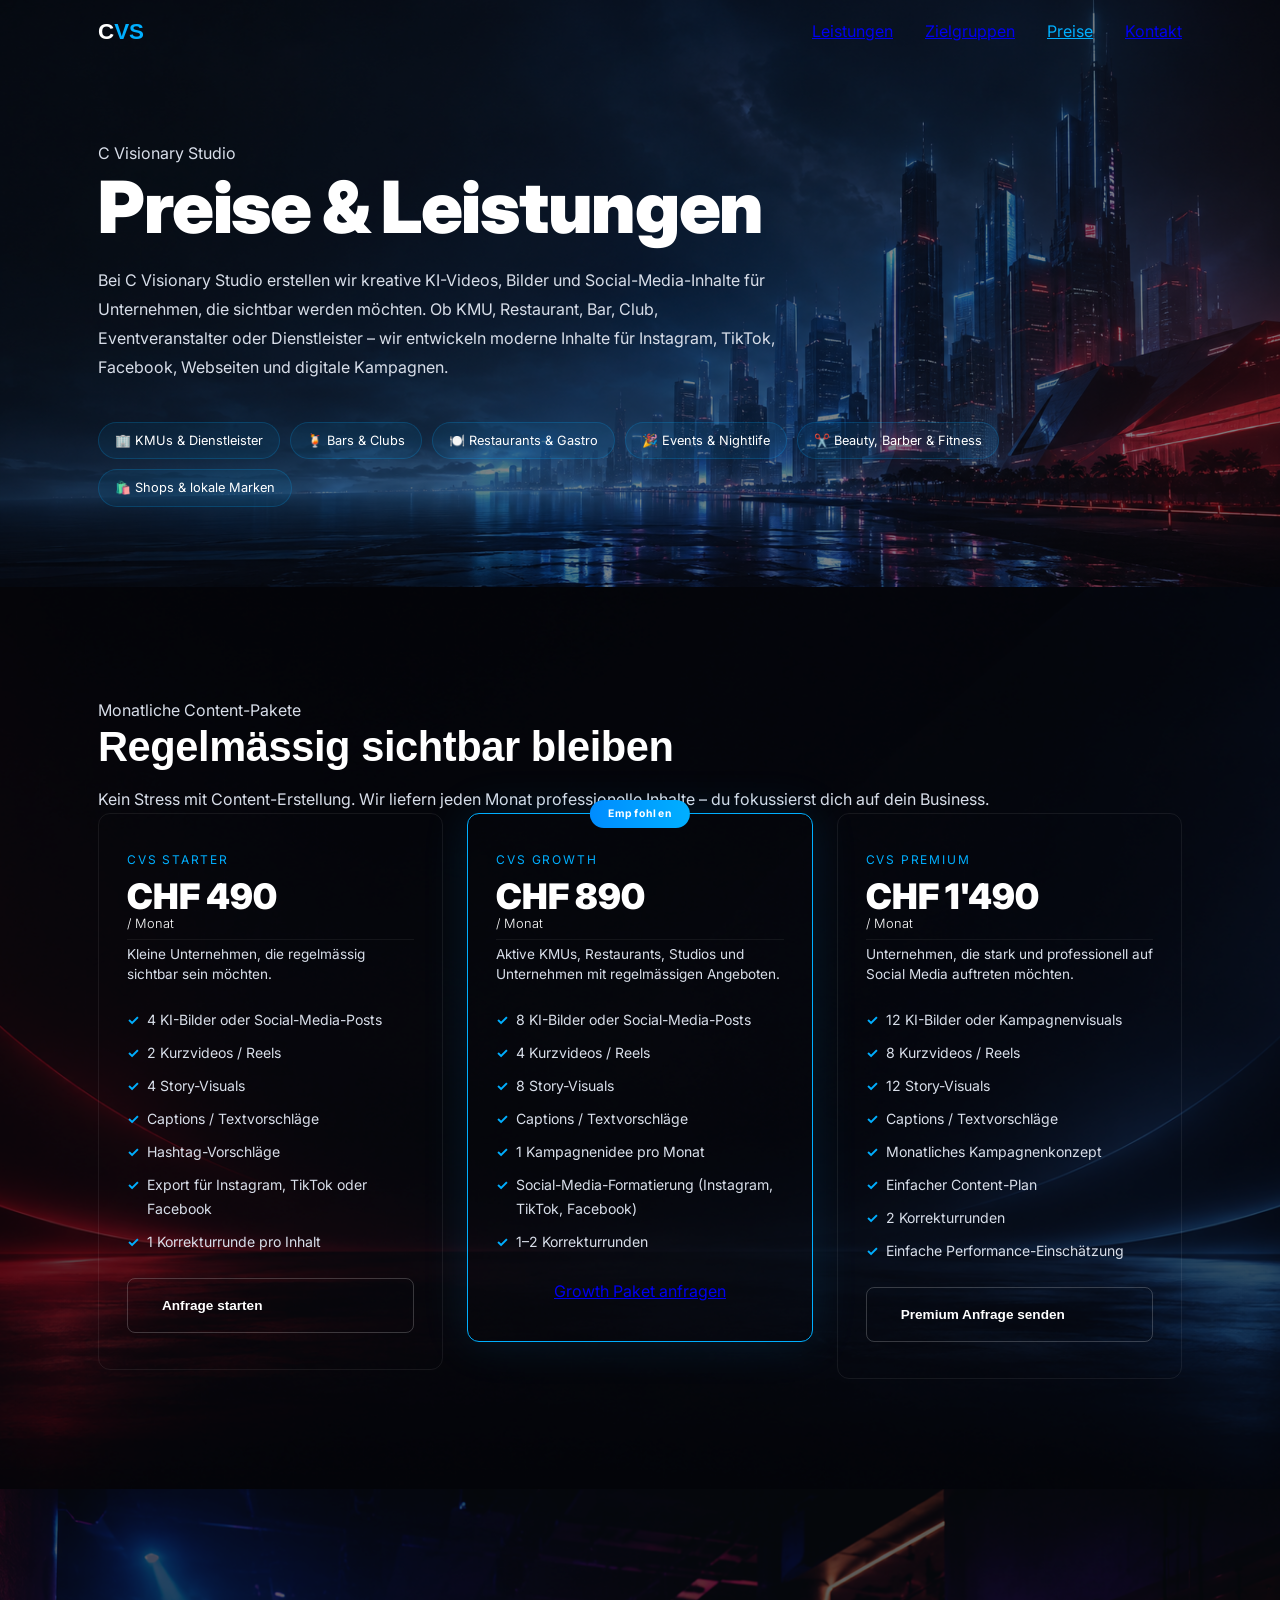
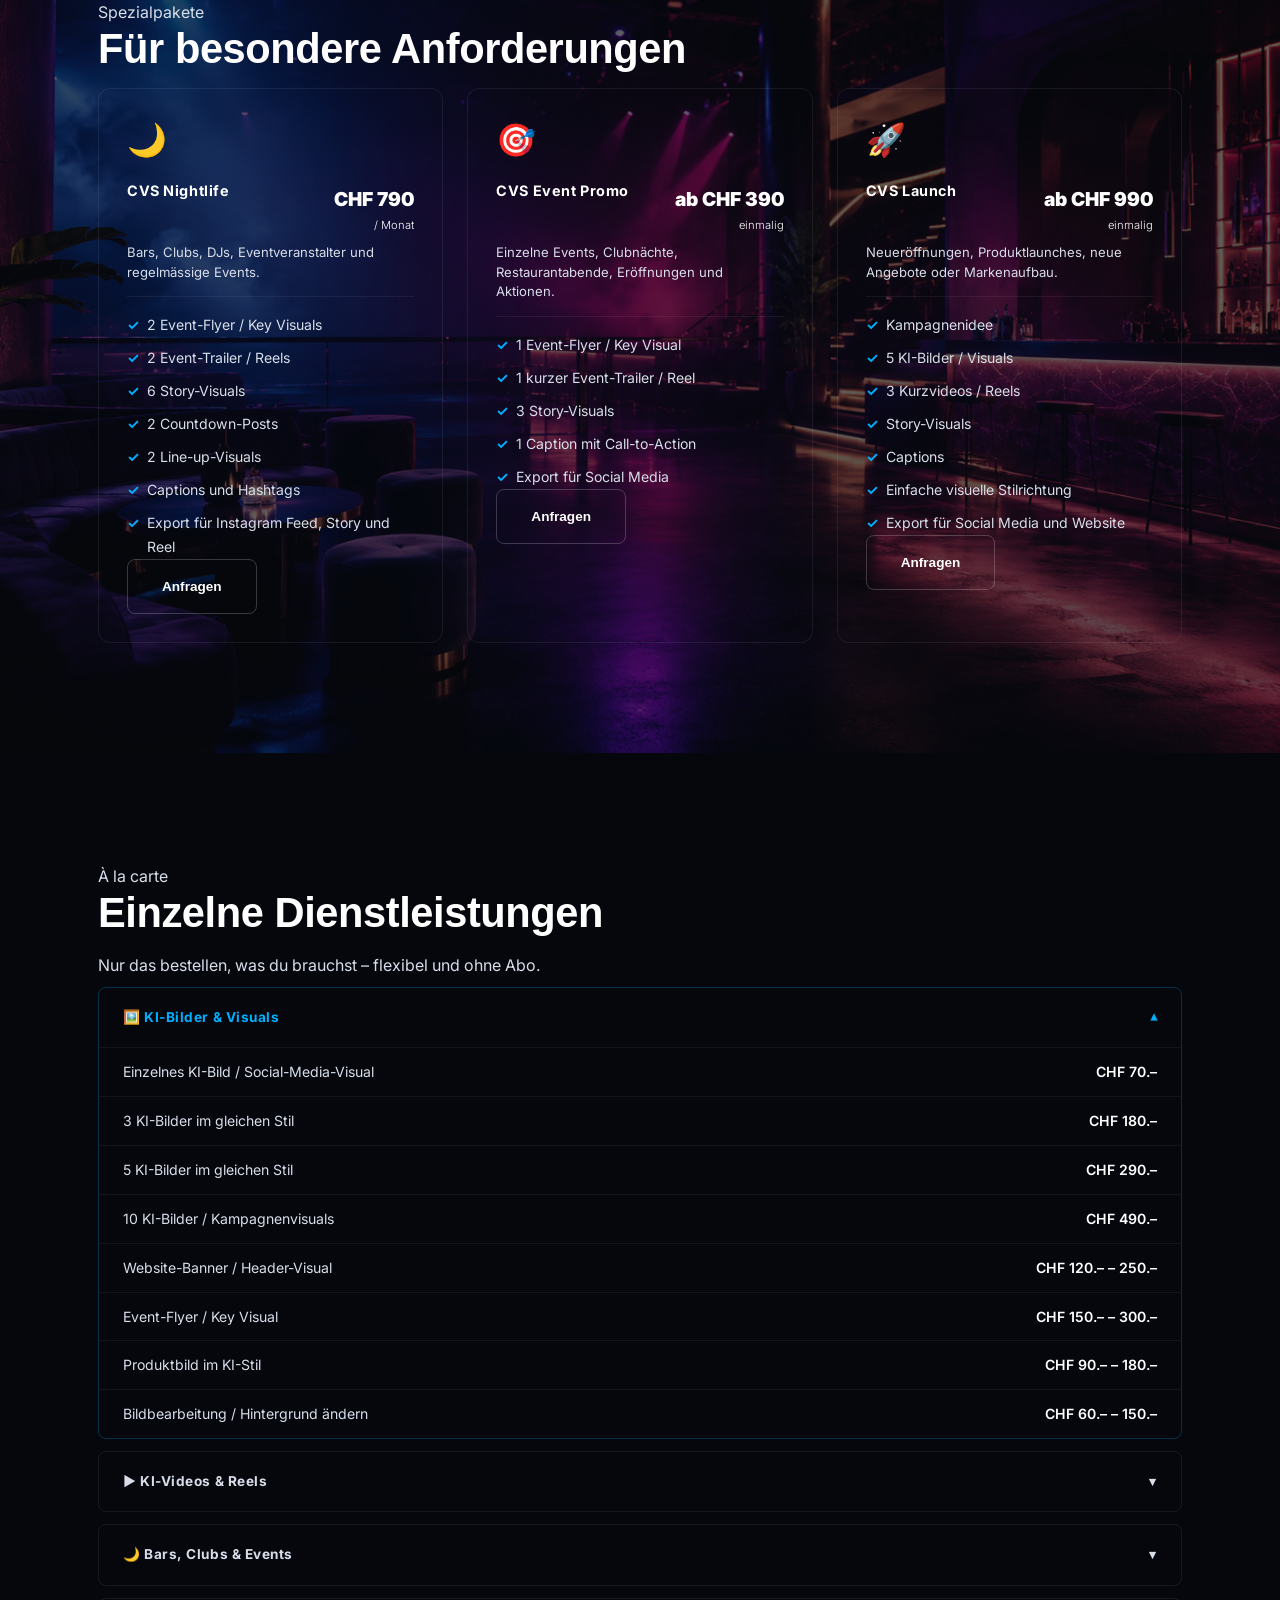
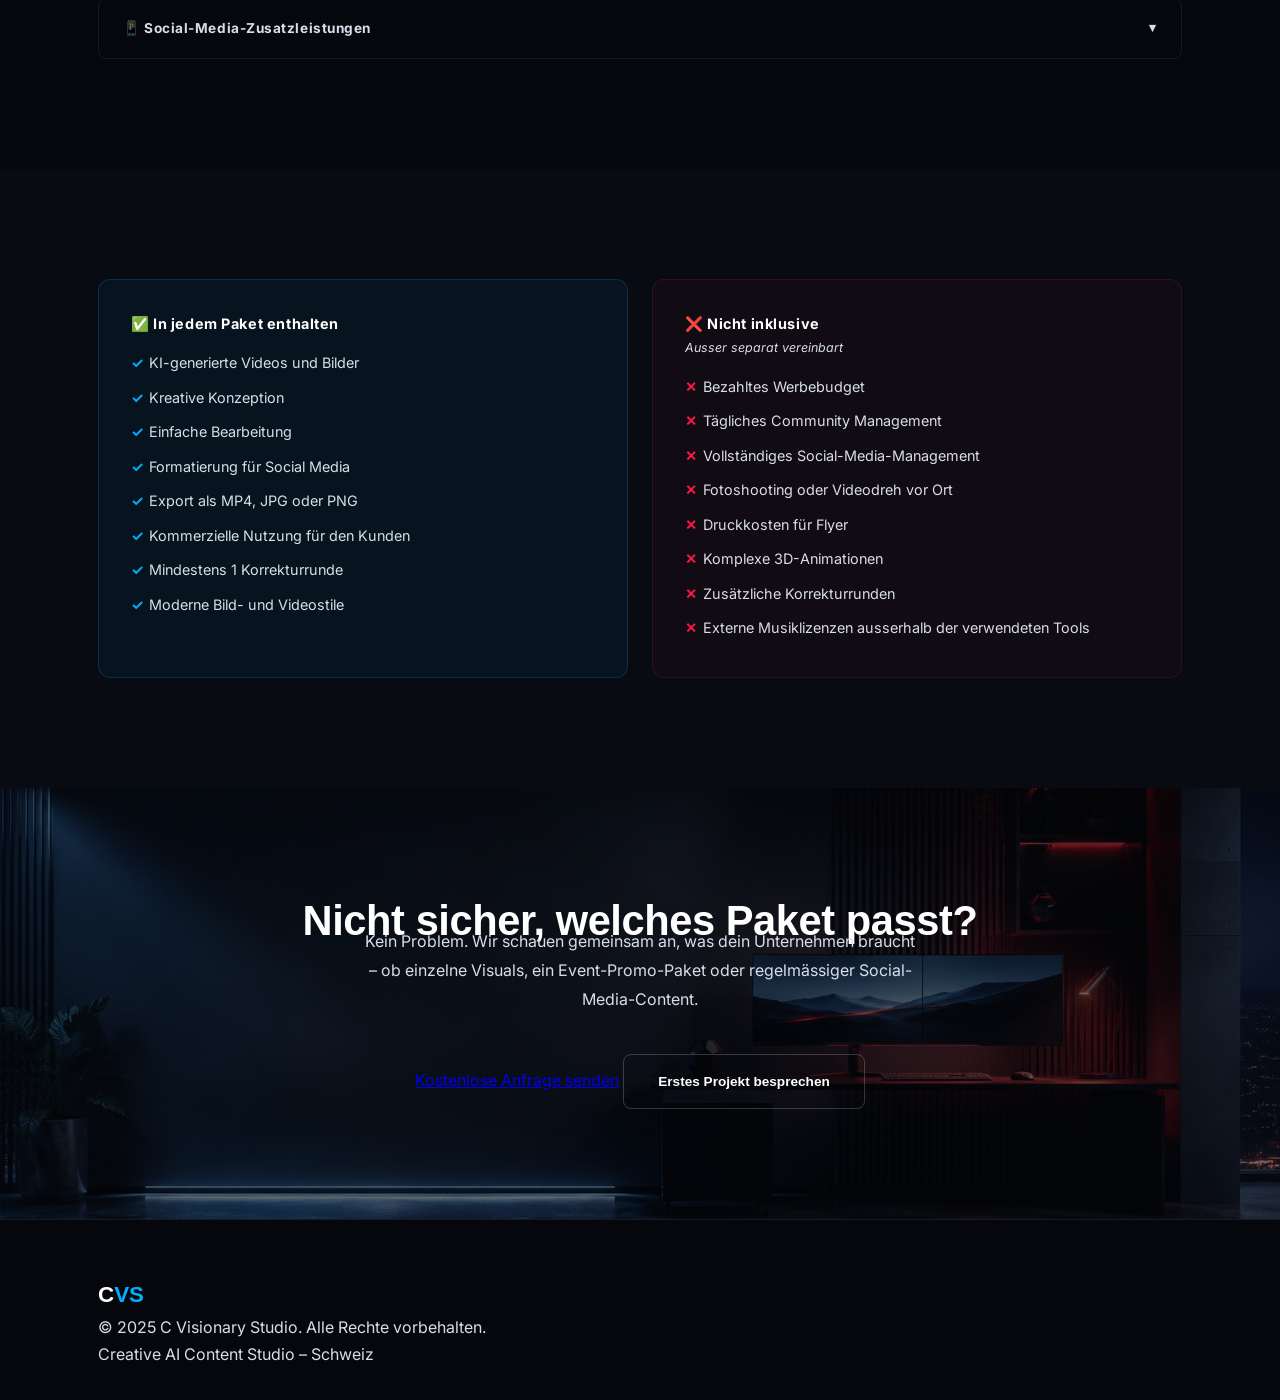
<file: preise.html>
<!DOCTYPE html>
<html lang="de">
<head>
  <meta charset="UTF-8" />
  <meta name="viewport" content="width=device-width, initial-scale=1.0" />
  <title>Preise & Leistungen – C Visionary Studio</title>
  <link rel="preconnect" href="https://fonts.googleapis.com" />
  <link href="https://fonts.googleapis.com/css2?family=Orbitron:wght@400;700;900&family=Inter:wght@300;400;600&display=swap" rel="stylesheet" />
  <link rel="stylesheet" href="style.css" />
  <link rel="stylesheet" href="preise.css" />
</head>
<body>

  <!-- NAV -->
  <nav class="nav">
    <div class="nav-inner">
      <a href="index.html" class="logo">C<span class="logo-accent">VS</span></a>
      <ul class="nav-links">
        <li><a href="index.html#leistungen">Leistungen</a></li>
        <li><a href="index.html#zielgruppen">Zielgruppen</a></li>
        <li><a href="preise.html" class="nav-active">Preise</a></li>
        <li><a href="index.html#kontakt" class="btn-nav">Kontakt</a></li>
      </ul>
      <button class="burger" id="burger">&#9776;</button>
    </div>
  </nav>

  <!-- HERO -->
  <section class="p-hero">
    <div class="hero-grid"></div>
    <div class="container">
      <p class="section-tag">C Visionary Studio</p>
      <h1 class="p-hero-title">Preise & <span class="gradient-text">Leistungen</span></h1>
      <p class="p-hero-sub">
        Bei C Visionary Studio erstellen wir kreative KI-Videos, Bilder und Social-Media-Inhalte für Unternehmen, die sichtbar werden möchten.
        Ob KMU, Restaurant, Bar, Club, Eventveranstalter oder Dienstleister – wir entwickeln moderne Inhalte für Instagram, TikTok, Facebook, Webseiten und digitale Kampagnen.
      </p>

      <!-- Zielgruppen-Tags -->
      <div class="target-tags">
        <span class="tag">🏢 KMUs & Dienstleister</span>
        <span class="tag">🍹 Bars & Clubs</span>
        <span class="tag">🍽️ Restaurants & Gastro</span>
        <span class="tag">🎉 Events & Nightlife</span>
        <span class="tag">✂️ Beauty, Barber & Fitness</span>
        <span class="tag">🛍️ Shops & lokale Marken</span>
      </div>
    </div>
  </section>

  <!-- MONATLICHE PAKETE -->
  <section class="section" id="pakete">
    <div class="container">
      <p class="section-tag">Monatliche Content-Pakete</p>
      <h2 class="section-title">Regelmässig <span class="gradient-text">sichtbar bleiben</span></h2>
      <p class="section-sub">Kein Stress mit Content-Erstellung. Wir liefern jeden Monat professionelle Inhalte – du fokussierst dich auf dein Business.</p>

      <div class="pkg-grid">

        <!-- Starter -->
        <div class="pkg-card">
          <div class="pkg-header">
            <span class="pkg-name">CVS Starter</span>
            <div class="pkg-price">CHF 490<span>/ Monat</span></div>
            <p class="pkg-target">Kleine Unternehmen, die regelmässig sichtbar sein möchten.</p>
          </div>
          <ul class="pkg-list">
            <li>4 KI-Bilder oder Social-Media-Posts</li>
            <li>2 Kurzvideos / Reels</li>
            <li>4 Story-Visuals</li>
            <li>Captions / Textvorschläge</li>
            <li>Hashtag-Vorschläge</li>
            <li>Export für Instagram, TikTok oder Facebook</li>
            <li>1 Korrekturrunde pro Inhalt</li>
          </ul>
          <a href="index.html#kontakt" class="btn btn-outline w-full">Anfrage starten</a>
        </div>

        <!-- Growth – Featured -->
        <div class="pkg-card pkg-featured">
          <div class="pkg-badge">Empfohlen</div>
          <div class="pkg-header">
            <span class="pkg-name">CVS Growth</span>
            <div class="pkg-price">CHF 890<span>/ Monat</span></div>
            <p class="pkg-target">Aktive KMUs, Restaurants, Studios und Unternehmen mit regelmässigen Angeboten.</p>
          </div>
          <ul class="pkg-list">
            <li>8 KI-Bilder oder Social-Media-Posts</li>
            <li>4 Kurzvideos / Reels</li>
            <li>8 Story-Visuals</li>
            <li>Captions / Textvorschläge</li>
            <li>1 Kampagnenidee pro Monat</li>
            <li>Social-Media-Formatierung (Instagram, TikTok, Facebook)</li>
            <li>1–2 Korrekturrunden</li>
          </ul>
          <a href="index.html#kontakt" class="btn btn-primary w-full">Growth Paket anfragen</a>
        </div>

        <!-- Premium -->
        <div class="pkg-card">
          <div class="pkg-header">
            <span class="pkg-name">CVS Premium</span>
            <div class="pkg-price">CHF 1'490<span>/ Monat</span></div>
            <p class="pkg-target">Unternehmen, die stark und professionell auf Social Media auftreten möchten.</p>
          </div>
          <ul class="pkg-list">
            <li>12 KI-Bilder oder Kampagnenvisuals</li>
            <li>8 Kurzvideos / Reels</li>
            <li>12 Story-Visuals</li>
            <li>Captions / Textvorschläge</li>
            <li>Monatliches Kampagnenkonzept</li>
            <li>Einfacher Content-Plan</li>
            <li>2 Korrekturrunden</li>
            <li>Einfache Performance-Einschätzung</li>
          </ul>
          <a href="index.html#kontakt" class="btn btn-outline w-full">Premium Anfrage senden</a>
        </div>

      </div>
    </div>
  </section>

  <!-- SPEZIALPAKETE -->
  <section class="section section-dark" id="spezial">
    <div class="container">
      <p class="section-tag">Spezialpakete</p>
      <h2 class="section-title">Für besondere <span class="gradient-text">Anforderungen</span></h2>

      <div class="special-grid">

        <div class="special-card">
          <div class="special-icon">🌙</div>
          <div class="special-body">
            <div class="special-top">
              <h3>CVS Nightlife</h3>
              <div class="special-price">CHF 790<span>/ Monat</span></div>
            </div>
            <p class="special-target">Bars, Clubs, DJs, Eventveranstalter und regelmässige Events.</p>
            <ul class="pkg-list">
              <li>2 Event-Flyer / Key Visuals</li>
              <li>2 Event-Trailer / Reels</li>
              <li>6 Story-Visuals</li>
              <li>2 Countdown-Posts</li>
              <li>2 Line-up-Visuals</li>
              <li>Captions und Hashtags</li>
              <li>Export für Instagram Feed, Story und Reel</li>
            </ul>
            <a href="index.html#kontakt" class="btn btn-outline">Anfragen</a>
          </div>
        </div>

        <div class="special-card">
          <div class="special-icon">🎯</div>
          <div class="special-body">
            <div class="special-top">
              <h3>CVS Event Promo</h3>
              <div class="special-price">ab CHF 390<span>einmalig</span></div>
            </div>
            <p class="special-target">Einzelne Events, Clubnächte, Restaurantabende, Eröffnungen und Aktionen.</p>
            <ul class="pkg-list">
              <li>1 Event-Flyer / Key Visual</li>
              <li>1 kurzer Event-Trailer / Reel</li>
              <li>3 Story-Visuals</li>
              <li>1 Caption mit Call-to-Action</li>
              <li>Export für Social Media</li>
            </ul>
            <a href="index.html#kontakt" class="btn btn-outline">Anfragen</a>
          </div>
        </div>

        <div class="special-card">
          <div class="special-icon">🚀</div>
          <div class="special-body">
            <div class="special-top">
              <h3>CVS Launch</h3>
              <div class="special-price">ab CHF 990<span>einmalig</span></div>
            </div>
            <p class="special-target">Neueröffnungen, Produktlaunches, neue Angebote oder Markenaufbau.</p>
            <ul class="pkg-list">
              <li>Kampagnenidee</li>
              <li>5 KI-Bilder / Visuals</li>
              <li>3 Kurzvideos / Reels</li>
              <li>Story-Visuals</li>
              <li>Captions</li>
              <li>Einfache visuelle Stilrichtung</li>
              <li>Export für Social Media und Website</li>
            </ul>
            <a href="index.html#kontakt" class="btn btn-outline">Anfragen</a>
          </div>
        </div>

      </div>
    </div>
  </section>

  <!-- EINZELPREISE -->
  <section class="section" id="einzelpreise">
    <div class="container">
      <p class="section-tag">À la carte</p>
      <h2 class="section-title">Einzelne <span class="gradient-text">Dienstleistungen</span></h2>
      <p class="section-sub">Nur das bestellen, was du brauchst – flexibel und ohne Abo.</p>

      <div class="price-accordion">

        <details class="acc-item" open>
          <summary class="acc-header">
            <span>🖼️ KI-Bilder & Visuals</span>
            <span class="acc-arrow">▾</span>
          </summary>
          <table class="price-table">
            <tr><td>Einzelnes KI-Bild / Social-Media-Visual</td><td>CHF 70.–</td></tr>
            <tr><td>3 KI-Bilder im gleichen Stil</td><td>CHF 180.–</td></tr>
            <tr><td>5 KI-Bilder im gleichen Stil</td><td>CHF 290.–</td></tr>
            <tr><td>10 KI-Bilder / Kampagnenvisuals</td><td>CHF 490.–</td></tr>
            <tr><td>Website-Banner / Header-Visual</td><td>CHF 120.– – 250.–</td></tr>
            <tr><td>Event-Flyer / Key Visual</td><td>CHF 150.– – 300.–</td></tr>
            <tr><td>Produktbild im KI-Stil</td><td>CHF 90.– – 180.–</td></tr>
            <tr><td>Bildbearbeitung / Hintergrund ändern</td><td>CHF 60.– – 150.–</td></tr>
          </table>
        </details>

        <details class="acc-item">
          <summary class="acc-header">
            <span>▶ KI-Videos & Reels</span>
            <span class="acc-arrow">▾</span>
          </summary>
          <table class="price-table">
            <tr><td>1 Kurzvideo / Reel, 10–15 Sek.</td><td>CHF 190.–</td></tr>
            <tr><td>1 Werbevideo / Reel, 15–30 Sek.</td><td>CHF 250.– – 450.–</td></tr>
            <tr><td>1 Premium-KI-Werbeclip, 30–45 Sek.</td><td>CHF 500.– – 900.–</td></tr>
            <tr><td>3 Reels im Paket</td><td>CHF 590.–</td></tr>
            <tr><td>5 Reels im Paket</td><td>CHF 890.–</td></tr>
            <tr><td>10 Reels im Paket</td><td>CHF 1'590.–</td></tr>
            <tr><td>Event-Trailer</td><td>CHF 300.– – 700.–</td></tr>
            <tr><td>Produkt- oder Service-Video</td><td>CHF 350.– – 800.–</td></tr>
          </table>
        </details>

        <details class="acc-item">
          <summary class="acc-header">
            <span>🌙 Bars, Clubs & Events</span>
            <span class="acc-arrow">▾</span>
          </summary>
          <table class="price-table">
            <tr><td>Event-Flyer als KI-Visual</td><td>CHF 150.– – 250.–</td></tr>
            <tr><td>Animierter Event-Flyer</td><td>CHF 250.– – 400.–</td></tr>
            <tr><td>Club-Trailer / Event-Reel</td><td>CHF 300.– – 700.–</td></tr>
            <tr><td>Line-up-Visual</td><td>CHF 120.– – 250.–</td></tr>
            <tr><td>Countdown-Story-Paket (3–5 Storys)</td><td>CHF 150.– – 300.–</td></tr>
            <tr><td>Drink-Special-Visual</td><td>CHF 90.– – 180.–</td></tr>
            <tr><td>Aftermovie-Erweiterung / KI-Edit</td><td>CHF 300.– – 900.–</td></tr>
            <tr><td>Komplettes Event-Promo-Paket</td><td>CHF 450.– – 950.–</td></tr>
          </table>
        </details>

        <details class="acc-item">
          <summary class="acc-header">
            <span>📱 Social-Media-Zusatzleistungen</span>
            <span class="acc-arrow">▾</span>
          </summary>
          <table class="price-table">
            <tr><td>Caption / Text pro Post</td><td>CHF 25.– – 50.–</td></tr>
            <tr><td>Hashtag-Set</td><td>CHF 20.– – 40.–</td></tr>
            <tr><td>Content-Idee / Mini-Konzept</td><td>CHF 80.– – 150.–</td></tr>
            <tr><td>Monatlicher Content-Plan</td><td>CHF 200.– – 400.–</td></tr>
            <tr><td>Posting-Vorbereitung in Canva / Meta-Format</td><td>CHF 80.– – 180.–</td></tr>
            <tr><td>Veröffentlichung / Planung der Posts</td><td>+ CHF 150.– – 400.– / Mt.</td></tr>
            <tr><td>Einfaches Reporting</td><td>+ CHF 100.– – 250.– / Mt.</td></tr>
          </table>
        </details>

      </div>
    </div>
  </section>

  <!-- INKLUSIVE / NICHT INKLUSIVE -->
  <section class="section section-dark" id="info">
    <div class="container">
      <div class="incl-grid">
        <div class="incl-box incl-yes">
          <h3>✅ In jedem Paket enthalten</h3>
          <ul>
            <li>KI-generierte Videos und Bilder</li>
            <li>Kreative Konzeption</li>
            <li>Einfache Bearbeitung</li>
            <li>Formatierung für Social Media</li>
            <li>Export als MP4, JPG oder PNG</li>
            <li>Kommerzielle Nutzung für den Kunden</li>
            <li>Mindestens 1 Korrekturrunde</li>
            <li>Moderne Bild- und Videostile</li>
          </ul>
        </div>
        <div class="incl-box incl-no">
          <h3>❌ Nicht inklusive</h3>
          <p class="incl-note">Ausser separat vereinbart</p>
          <ul>
            <li>Bezahltes Werbebudget</li>
            <li>Tägliches Community Management</li>
            <li>Vollständiges Social-Media-Management</li>
            <li>Fotoshooting oder Videodreh vor Ort</li>
            <li>Druckkosten für Flyer</li>
            <li>Komplexe 3D-Animationen</li>
            <li>Zusätzliche Korrekturrunden</li>
            <li>Externe Musiklizenzen ausserhalb der verwendeten Tools</li>
          </ul>
        </div>
      </div>
    </div>
  </section>

  <!-- CTA -->
  <section class="section p-cta">
    <div class="hero-grid"></div>
    <div class="container p-cta-inner">
      <h2 class="section-title">Nicht sicher, welches <span class="gradient-text">Paket passt?</span></h2>
      <p class="p-cta-text">
        Kein Problem. Wir schauen gemeinsam an, was dein Unternehmen braucht –
        ob einzelne Visuals, ein Event-Promo-Paket oder regelmässiger Social-Media-Content.
      </p>
      <div class="hero-cta">
        <a href="index.html#kontakt" class="btn btn-primary">Kostenlose Anfrage senden</a>
        <a href="index.html#kontakt" class="btn btn-outline">Erstes Projekt besprechen</a>
      </div>
    </div>
  </section>

  <!-- FOOTER -->
  <footer class="footer">
    <div class="container footer-inner">
      <span class="logo">C<span class="logo-accent">VS</span></span>
      <p>© 2025 C Visionary Studio. Alle Rechte vorbehalten.</p>
      <p class="footer-sub">Creative AI Content Studio – Schweiz</p>
    </div>
  </footer>

  <script>
    document.getElementById('burger').addEventListener('click', () => {
      document.querySelector('.nav-links').classList.toggle('open');
    });
  </script>

</body>
</html>
</file>
<file: style.css>
/* ═══════════════════════════════════════
   C Visionary Studio · style.css v3
   Dark Futuristic · Cinematic · Luxury AI
   ═══════════════════════════════════════ */

*, *::before, *::after { box-sizing: border-box; margin: 0; padding: 0; }

:root {
  --bg:       #05070D;
  --bg2:      #080B12;
  --bg3:      #0B0F1A;
  --glass:    rgba(255,255,255,0.04);
  --glass-b:  rgba(255,255,255,0.08);
  --blue:     #00AFFF;
  --blue2:    #008CFF;
  --red:      #FF1744;
  --white:    #FFFFFF;
  --text:     #D8DEE9;
  --muted:    #8A94A6;
  --border:   rgba(255,255,255,0.08);
  --ff-h:     'Space Grotesk', sans-serif;
  --ff-b:     'Inter', sans-serif;
  --ease:     cubic-bezier(.16,1,.3,1);
}

html { scroll-behavior: smooth; }

body {
  background: var(--bg);
  color: var(--text);
  font-family: var(--ff-b);
  font-size: 1rem;
  line-height: 1.7;
  overflow-x: hidden;
}

/* ── NOISE ── */
.noise {
  position: fixed; inset: 0; z-index: 9999;
  pointer-events: none;
  opacity: .035;
  background-image: url("data:image/svg+xml,%3Csvg viewBox='0 0 256 256' xmlns='http://www.w3.org/2000/svg'%3E%3Cfilter id='n'%3E%3CfeTurbulence type='fractalNoise' baseFrequency='0.9' numOctaves='4' stitchTiles='stitch'/%3E%3C/filter%3E%3Crect width='100%25' height='100%25' filter='url(%23n)'/%3E%3C/svg%3E");
  background-size: 128px;
}

/* ── CURSOR ── */
.cursor {
  position: fixed; width: 32px; height: 32px;
  border: 1px solid rgba(0,175,255,.5);
  border-radius: 50%; pointer-events: none;
  z-index: 9998; transform: translate(-50%,-50%);
  transition: transform .1s var(--ease), width .3s, height .3s, border-color .3s;
  mix-blend-mode: difference;
}
.cursor-dot {
  position: fixed; width: 5px; height: 5px;
  background: var(--blue); border-radius: 50%;
  pointer-events: none; z-index: 9998;
  transform: translate(-50%,-50%);
}
body:has(a:hover) .cursor, body:has(button:hover) .cursor {
  width: 48px; height: 48px; border-color: var(--blue);
}

/* ── LAYOUT ── */
.container { max-width: 1140px; margin: 0 auto; padding: 0 28px; }

.section { padding: 110px 0; position: relative; overflow: hidden; }
.section-dark { background: var(--bg2); }

.section-bg {
  position: absolute; inset: 0; z-index: 0;
  pointer-events: none;
}
.section-bg img { width: 100%; height: 100%; object-fit: cover; opacity: .12; }
.section > .container { position: relative; z-index: 1; }

/* ── TYPOGRAPHY ── */
h1, h2, h3, h4 { font-family: var(--ff-h); color: var(--white); line-height: 1.1; }

h1 { font-size: clamp(2.2rem, 5vw, 4.2rem); font-weight: 700; letter-spacing: -.02em; }
h2 { font-size: clamp(1.7rem, 3.5vw, 2.6rem); font-weight: 700; letter-spacing: -.01em; margin-bottom: 16px; }

.hero-hl { color: var(--blue); display: block; }
.hl { color: var(--blue); }

.s-eyebrow {
  display: inline-flex; align-items: center; gap: 10px;
  font-size: .7rem; font-weight: 600;
  letter-spacing: .22em; text-transform: uppercase;
  color: var(--blue); margin-bottom: 18px;
}
.s-eyebrow::before {
  content: ''; display: block;
  width: 24px; height: 1px; background: var(--blue);
}

.s-title { margin-bottom: 20px; }
.s-sub { color: var(--muted); font-size: .95rem; margin-bottom: 56px; max-width: 560px; }

/* ── GLASS ── */
.glass {
  background: var(--glass);
  border: 1px solid var(--glass-b);
  backdrop-filter: blur(16px);
  -webkit-backdrop-filter: blur(16px);
}

/* ── BUTTONS ── */
.btn-glow {
  display: inline-flex; align-items: center; gap: 8px;
  padding: 15px 34px;
  background: var(--blue);
  color: #fff; font-family: var(--ff-h);
  font-size: .85rem; font-weight: 700;
  border-radius: 8px; text-decoration: none;
  box-shadow: 0 0 28px rgba(0,175,255,.4);
  transition: all .3s var(--ease);
}
.btn-glow:hover {
  background: #22c0ff;
  box-shadow: 0 0 48px rgba(0,175,255,.7);
  transform: translateY(-2px);
}

.btn-glow-sm {
  display: inline-flex; padding: 10px 24px;
  background: var(--blue); color: #fff;
  font-family: var(--ff-h); font-size: .78rem; font-weight: 700;
  border-radius: 6px; text-decoration: none;
  box-shadow: 0 0 20px rgba(0,175,255,.4);
  transition: all .3s var(--ease); white-space: nowrap;
}
.btn-glow-sm:hover { box-shadow: 0 0 36px rgba(0,175,255,.7); transform: translateY(-2px); }

.btn-outline {
  display: inline-flex; align-items: center;
  padding: 15px 34px;
  border: 1px solid rgba(255,255,255,.2);
  color: var(--white); font-family: var(--ff-h);
  font-size: .85rem; font-weight: 700;
  border-radius: 8px; text-decoration: none;
  transition: all .3s var(--ease);
}
.btn-outline:hover { border-color: var(--blue); color: var(--blue); }

/* ── NAV ── */
.nav {
  position: fixed; top: 0; left: 0; right: 0;
  z-index: 1000;
  padding: 0;
  transition: background .4s, border-color .4s;
}
.nav.scrolled {
  background: rgba(5,7,13,.92);
  backdrop-filter: blur(24px);
  border-bottom: 1px solid var(--border);
}
.nav-inner {
  max-width: 1140px; margin: 0 auto;
  padding: 0 28px; height: 64px;
  display: flex; align-items: center; justify-content: space-between;
}
.logo {
  font-family: var(--ff-h); font-size: 1.4rem;
  font-weight: 800; color: var(--white); text-decoration: none;
}
.logo span { color: var(--blue); }

.nav-links { display: flex; align-items: center; gap: 32px; list-style: none; }

.nav-link {
  color: var(--muted); text-decoration: none;
  font-size: .86rem; font-weight: 500;
  transition: color .2s; position: relative;
}
.nav-link::after {
  content: ''; position: absolute; bottom: -4px; left: 0;
  width: 0; height: 1px; background: var(--blue);
  transition: width .3s var(--ease);
}
.nav-link:hover { color: var(--white); }
.nav-link:hover::after { width: 100%; }

.nav-cta {
  padding: 9px 22px;
  background: rgba(0,175,255,.12);
  border: 1px solid rgba(0,175,255,.3);
  color: var(--blue) !important;
  text-decoration: none;
  font-family: var(--ff-h); font-size: .78rem; font-weight: 700;
  border-radius: 6px;
  transition: all .3s;
}
.nav-cta:hover { background: var(--blue); color: #fff !important; box-shadow: 0 0 24px rgba(0,175,255,.4); }

.burger {
  display: none; flex-direction: column;
  gap: 5px; background: none; border: none;
  cursor: pointer; padding: 6px;
}
.burger span {
  display: block; width: 22px; height: 1.5px;
  background: var(--white); transition: all .3s;
}
.burger.active span:nth-child(1) { transform: translateY(6.5px) rotate(45deg); }
.burger.active span:nth-child(2) { opacity: 0; }
.burger.active span:nth-child(3) { transform: translateY(-6.5px) rotate(-45deg); }

/* ── HERO ── */
.hero {
  min-height: 100vh; display: flex; align-items: center;
  padding: 100px 0 80px; position: relative; overflow: hidden;
}

.hero-media {
  position: absolute; inset: 0; z-index: 0;
}
.hero-media video {
  width: 100%; height: 100%; object-fit: cover;
}
.hero-media-fallback {
  position: absolute; inset: 0;
  background:
    radial-gradient(ellipse 140% 120% at 50% 30%, rgba(0,90,190,.25) 0%, rgba(5,12,30,.55) 55%, rgba(3,6,16,.85) 100%),
    linear-gradient(180deg, #0a1628 0%, #060c1a 55%, #050810 100%);
}
.hero-overlay {
  position: absolute; inset: 0;
  background: linear-gradient(to bottom, rgba(5,7,13,.5) 0%, rgba(5,7,13,.3) 50%, rgba(5,7,13,.9) 100%);
}

/* Orbs */
.orb {
  position: absolute; border-radius: 50%;
  pointer-events: none; filter: blur(120px);
  animation: orbFloat 8s ease-in-out infinite;
}
.orb-blue {
  width: 100%; height: 100%;
  top: 0; left: 0;
  background: radial-gradient(ellipse 90% 70% at 25% 30%, rgba(0,140,255,.12) 0%, transparent 70%);
  filter: blur(0);
  border-radius: 0;
}
.orb-red {
  width: 100%; height: 100%;
  top: 0; left: 0;
  background: radial-gradient(ellipse 60% 55% at 78% 70%, rgba(255,23,68,.06) 0%, transparent 65%);
  filter: blur(0);
  border-radius: 0;
  animation-delay: -4s;
}
@keyframes orbFloat {
  0%, 100% { transform: translateY(0) scale(1); }
  50% { transform: translateY(-40px) scale(1.05); }
}

/* Particles */
.particles {
  position: absolute; inset: 0;
  width: 100%; height: 100%;
  display: block;
  z-index: 1; pointer-events: none;
}

.hero-content { position: relative; z-index: 2; max-width: 760px; }

.hero-label {
  font-size: .72rem; font-weight: 600;
  letter-spacing: .22em; text-transform: uppercase;
  color: var(--blue); margin-bottom: 24px;
  display: flex; align-items: center; gap: 10px;
}
.hero-label::before { content: ''; display: block; width: 24px; height: 1px; background: var(--blue); }

h1 { margin-bottom: 28px; }

.hero-sub {
  font-size: 1.1rem; color: var(--text);
  max-width: 560px; margin-bottom: 40px;
  line-height: 1.8;
}

.hero-btns { display: flex; gap: 14px; flex-wrap: wrap; }

/* Scroll hint */
.scroll-hint {
  position: absolute; bottom: 36px; left: 50%;
  transform: translateX(-50%);
  display: flex; flex-direction: column; align-items: center; gap: 8px;
  z-index: 2; animation: fadeInUp 1s 1.5s both;
}
.scroll-hint p { font-size: .65rem; letter-spacing: .2em; text-transform: uppercase; color: var(--muted); }
.scroll-hint span {
  display: block; width: 1px; height: 48px;
  background: linear-gradient(to bottom, var(--blue), transparent);
  animation: scrollLine 2s ease-in-out infinite;
}
@keyframes scrollLine {
  0% { transform: scaleY(0); transform-origin: top; }
  50% { transform: scaleY(1); transform-origin: top; }
  51% { transform: scaleY(1); transform-origin: bottom; }
  100% { transform: scaleY(0); transform-origin: bottom; }
}

/* ── TICKER ── */
.ticker-wrap {
  background: rgba(0,175,255,.04);
  border-top: 1px solid rgba(0,175,255,.12);
  border-bottom: 1px solid rgba(0,175,255,.12);
  overflow: hidden; padding: 14px 0; white-space: nowrap;
}
.ticker {
  display: inline-block;
  animation: ticker 30s linear infinite;
}
.ticker span {
  font-size: .78rem; font-weight: 500;
  color: var(--muted); margin: 0 16px;
  letter-spacing: .04em;
}
@keyframes ticker { from { transform: translateX(0); } to { transform: translateX(-50%); } }

/* ── SERVICES ── */
.services-grid {
  display: grid; grid-template-columns: repeat(3,1fr);
  gap: 20px; margin-top: 56px;
}

.service-card {
  border-radius: 16px; padding: 36px 28px;
  position: relative; overflow: hidden;
  transition: transform .4s var(--ease), border-color .3s;
}
.service-card:hover { transform: translateY(-6px); border-color: rgba(0,175,255,.25); }

.sc-icon {
  width: 48px; height: 48px; margin-bottom: 20px;
  color: var(--blue);
}
.sc-icon svg { width: 100%; height: 100%; }

.service-card h3 {
  font-size: 1.2rem; font-weight: 700; margin-bottom: 12px;
}
.service-card p { color: var(--muted); font-size: .88rem; line-height: 1.7; margin-bottom: 20px; }

.sc-tags { display: flex; flex-wrap: wrap; gap: 6px; }
.sc-tags span {
  font-size: .7rem; font-weight: 500; color: var(--blue);
  padding: 3px 10px;
  border: 1px solid rgba(0,175,255,.2); border-radius: 4px;
}

.sc-glow {
  position: absolute; bottom: -40px; right: -40px;
  width: 160px; height: 160px; border-radius: 50%;
  background: rgba(0,140,255,.08); filter: blur(40px);
  pointer-events: none; transition: opacity .3s;
}
.sc-glow-red { background: rgba(255,23,68,.08); }
.service-card:hover .sc-glow { opacity: 2; }

/* ── SHOWCASE ── */
.showcase-grid {
  display: grid;
  grid-template-columns: 2fr 1fr 1fr;
  grid-template-rows: auto auto;
  gap: 12px; margin-top: 48px;
}

.showcase-item {
  border-radius: 12px; overflow: hidden;
  position: relative; cursor: pointer;
  aspect-ratio: 16/9;
  border: 1px solid var(--border);
  transition: border-color .3s, transform .4s var(--ease);
}
.showcase-item:hover { border-color: rgba(0,175,255,.4); transform: scale(1.02); }

.showcase-main { grid-row: span 2; aspect-ratio: unset; min-height: 340px; }
.showcase-reel { aspect-ratio: 9/16; }

.si-bg { position: absolute; inset: 0; }
.si-video, .si-img {
  position: absolute; inset: 0;
  width: 100%; height: 100%; object-fit: cover;
  opacity: 0; transition: opacity .6s;
}
.si-video.loaded, .si-img.loaded { opacity: 1; }

.si-overlay {
  position: absolute; inset: 0;
  background: linear-gradient(to top, rgba(5,7,13,.8) 0%, transparent 60%);
}

.si-content {
  position: absolute; inset: 0;
  display: flex; flex-direction: column;
  justify-content: flex-end; align-items: flex-start;
  padding: 20px; gap: 8px;
}

.si-play {
  position: absolute; top: 50%; left: 50%;
  transform: translate(-50%,-50%);
  width: 48px; height: 48px;
  background: rgba(0,175,255,.2);
  border: 1px solid rgba(0,175,255,.4);
  border-radius: 50%;
  display: flex; align-items: center; justify-content: center;
  color: var(--white);
  transition: all .3s var(--ease);
}
.si-play svg { width: 20px; height: 20px; margin-left: 3px; }
.showcase-item:hover .si-play {
  background: rgba(0,175,255,.5);
  box-shadow: 0 0 32px rgba(0,175,255,.5);
  transform: translate(-50%,-50%) scale(1.1);
}

.si-label { font-size: .82rem; font-weight: 600; color: var(--white); }
.si-tag {
  font-size: .65rem; font-weight: 600; letter-spacing: .1em;
  text-transform: uppercase; color: var(--blue);
  padding: 2px 8px; border: 1px solid rgba(0,175,255,.3);
  border-radius: 4px;
}

/* ── ZIELGRUPPEN ── */
.target-grid {
  display: grid; grid-template-columns: repeat(4,1fr);
  gap: 16px; margin-top: 56px;
}

.target-card {
  border-radius: 12px; padding: 24px 20px;
  transition: transform .3s var(--ease), border-color .3s;
}
.target-card:hover { transform: translateY(-4px); border-color: rgba(0,175,255,.3); }

.tc-icon { font-size: 1.6rem; margin-bottom: 12px; display: block; }
.target-card h4 { font-size: .9rem; font-weight: 700; margin-bottom: 8px; }
.target-card p { font-size: .8rem; color: var(--muted); line-height: 1.6; }

/* ── PREISE ── */
.pricing-grid {
  display: grid; grid-template-columns: repeat(3,1fr);
  gap: 20px; margin-top: 56px; align-items: start;
}

.pricing-card {
  border-radius: 16px; padding: 36px 28px;
  display: flex; flex-direction: column; gap: 20px;
  position: relative;
  transition: transform .4s var(--ease), border-color .3s;
}
.pricing-card:hover { transform: translateY(-6px); border-color: rgba(0,175,255,.25); }

.pc-featured {
  border-color: rgba(0,175,255,.35) !important;
  background: linear-gradient(160deg, rgba(0,140,255,.06) 0%, var(--glass) 100%);
  box-shadow: 0 0 60px rgba(0,140,255,.08), inset 0 1px 0 rgba(0,175,255,.15);
}

.pc-badge {
  position: absolute; top: -12px; left: 28px;
  background: var(--blue); color: #fff;
  font-size: .65rem; font-weight: 700;
  letter-spacing: .12em; text-transform: uppercase;
  padding: 4px 14px; border-radius: 4px;
}

.pc-name {
  font-family: var(--ff-h); font-size: .78rem;
  font-weight: 700; letter-spacing: .12em;
  text-transform: uppercase; color: var(--muted);
}
.pc-featured .pc-name { color: var(--blue); }

.pc-price {
  font-family: var(--ff-h); font-size: 2.4rem;
  font-weight: 800; color: var(--white);
}
.pc-price span {
  display: block; font-size: .75rem; font-weight: 400;
  color: var(--muted); font-family: var(--ff-b); margin-top: 2px;
}

.pc-for { font-size: .82rem; color: var(--muted); line-height: 1.5; padding-top: 4px; border-top: 1px solid var(--border); }

.pricing-card ul { list-style: none; display: flex; flex-direction: column; gap: 10px; flex: 1; }
.pricing-card ul li {
  font-size: .86rem; color: var(--text);
  padding-left: 20px; position: relative;
}
.pricing-card ul li::before {
  content: '→'; position: absolute; left: 0;
  color: var(--blue); font-size: .75rem;
}

.pc-btn {
  display: block; text-align: center;
  padding: 13px 20px;
  border: 1px solid rgba(255,255,255,.12);
  color: var(--white); text-decoration: none;
  font-family: var(--ff-h); font-size: .78rem; font-weight: 700;
  border-radius: 8px; transition: all .3s var(--ease);
}
.pc-btn:hover { border-color: var(--blue); color: var(--blue); }

.pc-btn-filled {
  background: var(--blue); border-color: var(--blue);
  box-shadow: 0 0 24px rgba(0,175,255,.35);
}
.pc-btn-filled:hover { background: #22c0ff; box-shadow: 0 0 40px rgba(0,175,255,.6); color: #fff; }

/* Pilot Banner */
.pilot-banner {
  margin-top: 32px;
  display: flex; align-items: center; justify-content: space-between;
  gap: 24px; flex-wrap: wrap;
  padding: 20px 28px;
  border-radius: 12px;
  background: rgba(255,23,68,.05);
  border: 1px solid rgba(255,23,68,.2);
}
.pb-left { display: flex; flex-direction: column; gap: 4px; }
.pb-tag {
  font-size: .65rem; font-weight: 700; letter-spacing: .15em;
  text-transform: uppercase; color: var(--red);
}
.pb-left strong { font-family: var(--ff-h); font-size: 1rem; color: var(--white); }
.pb-left p { font-size: .82rem; color: var(--muted); }

/* ── EINZELLEISTUNGEN ── */
.single-list {
  margin-top: 48px;
  border-radius: 12px; overflow: hidden;
  border: 1px solid var(--border);
}
.sl-row {
  display: flex; justify-content: space-between; align-items: center;
  padding: 18px 28px;
  border-bottom: 1px solid var(--border);
  transition: background .2s;
}
.sl-row:last-child { border-bottom: none; }
.sl-row:hover { background: rgba(255,255,255,.025); }
.sl-row span:first-child { font-size: .9rem; color: var(--text); }
.sl-row span:last-child { font-family: var(--ff-h); font-size: .9rem; font-weight: 700; color: var(--white); white-space: nowrap; }

/* ── ABLAUF ── */
.process-timeline {
  display: grid;
  grid-template-columns: 1fr auto 1fr auto 1fr auto 1fr;
  align-items: center;
  gap: 0; margin-top: 64px;
}

.process-step {
  text-align: center; padding: 0 12px;
}

.ps-number {
  font-family: var(--ff-h); font-size: .7rem; font-weight: 800;
  letter-spacing: .15em; color: var(--blue); margin-bottom: 16px;
  display: flex; align-items: center; justify-content: center;
}
.ps-number::before {
  content: ''; display: block;
  width: 32px; height: 32px; border-radius: 50%;
  background: rgba(0,175,255,.1);
  border: 1px solid rgba(0,175,255,.3);
  margin-bottom: -32px; margin-right: -32px;
  position: relative; z-index: -1;
}

.ps-body { background: var(--glass); border: 1px solid var(--border); border-radius: 12px; padding: 24px 20px; }
.ps-body h4 { font-size: 1rem; font-weight: 700; margin-bottom: 8px; }
.ps-body p { font-size: .82rem; color: var(--muted); line-height: 1.6; }

.process-connector {
  width: 40px; height: 1px;
  background: linear-gradient(90deg, rgba(0,175,255,.4), rgba(0,175,255,.1));
  position: relative;
}
.process-connector::after {
  content: ''; position: absolute;
  right: -4px; top: 50%; transform: translateY(-50%);
  border: 4px solid transparent;
  border-left: 6px solid rgba(0,175,255,.4);
}

/* ── CTA ── */
.cta-section { position: relative; overflow: hidden; }

.cta-media {
  position: absolute; inset: 0; z-index: 0;
}
.cta-media img { width: 100%; height: 100%; object-fit: cover; opacity: .18; }
.cta-overlay {
  position: absolute; inset: 0;
  background: linear-gradient(135deg, rgba(5,7,13,.9) 0%, rgba(5,7,13,.7) 100%);
}

.cta-grid {
  position: relative; z-index: 1;
  display: grid; grid-template-columns: 1fr 1fr;
  gap: 72px; align-items: center;
}

.cta-left h2 { margin-bottom: 20px; }
.cta-left p { color: var(--muted); font-size: .95rem; line-height: 1.8; margin-bottom: 36px; }
.cta-btns { display: flex; gap: 14px; flex-wrap: wrap; }

.cta-form {
  border-radius: 16px; padding: 36px 32px;
  display: flex; flex-direction: column; gap: 14px;
}
.cta-form h3 { font-size: 1.1rem; font-weight: 700; margin-bottom: 4px; }

.cta-form input, .cta-form select, .cta-form textarea {
  background: rgba(255,255,255,.04);
  border: 1px solid var(--border);
  border-radius: 8px; padding: 13px 16px;
  color: var(--white); font-family: var(--ff-b);
  font-size: .88rem; outline: none;
  transition: border-color .2s; resize: vertical;
  width: 100%;
}
.cta-form input:focus, .cta-form select:focus, .cta-form textarea:focus { border-color: rgba(0,175,255,.4); }
.cta-form ::placeholder { color: var(--muted); }
.cta-form option { background: #0B0F1A; }
.cta-form select { appearance: none; cursor: pointer; }

.full-btn { width: 100%; border: none; cursor: pointer; font-size: .88rem; }

/* ── FOOTER ── */
.footer { border-top: 1px solid var(--border); padding: 56px 0 32px; }

.footer-top {
  display: grid; grid-template-columns: 1.5fr 1fr 1fr;
  gap: 48px; padding-bottom: 40px;
  border-bottom: 1px solid var(--border);
  margin-bottom: 28px;
}

.footer-brand p { font-size: .85rem; color: var(--muted); margin-top: 10px; }

.footer-nav, .footer-contact {
  display: flex; flex-direction: column; gap: 12px;
}
.footer-nav a, .footer-contact a {
  color: var(--muted); text-decoration: none;
  font-size: .85rem; transition: color .2s;
}
.footer-nav a:hover, .footer-contact a:hover { color: var(--white); }

.footer-bottom {
  display: flex; justify-content: space-between;
  align-items: center; flex-wrap: wrap; gap: 16px;
}
.footer-bottom p { font-size: .78rem; color: var(--muted); }

.footer-legal { display: flex; gap: 20px; }
.footer-legal a { font-size: .78rem; color: var(--muted); text-decoration: none; }
.footer-legal a:hover { color: var(--white); }

/* ── SCROLL ANIMATIONS ── */
[data-scroll] {
  opacity: 0; transform: translateY(28px);
  transition: opacity .7s var(--ease), transform .7s var(--ease);
}
[data-scroll].visible { opacity: 1; transform: none; }

[data-delay="80"]  { transition-delay: .08s; }
[data-delay="100"] { transition-delay: .1s; }
[data-delay="150"] { transition-delay: .15s; }
[data-delay="160"] { transition-delay: .16s; }
[data-delay="200"] { transition-delay: .2s; }
[data-delay="240"] { transition-delay: .24s; }
[data-delay="300"] { transition-delay: .3s; }
[data-delay="450"] { transition-delay: .45s; }

/* Hero anim */
[data-anim="fade-up"] { opacity: 0; transform: translateY(32px); animation: fadeUp .9s var(--ease) forwards; }
[data-delay="100"] { animation-delay: .1s; }
[data-delay="200"] { animation-delay: .2s; }
[data-delay="300"] { animation-delay: .3s; }

@keyframes fadeUp { to { opacity: 1; transform: none; } }
@keyframes fadeInUp { from { opacity: 0; transform: translateX(-50%) translateY(16px); } to { opacity: 1; transform: translateX(-50%) translateY(0); } }

/* ── RESPONSIVE ── */
@media (max-width: 1024px) {
  .services-grid { grid-template-columns: 1fr 1fr; }
  .target-grid { grid-template-columns: repeat(2,1fr); }
  .pricing-grid { grid-template-columns: 1fr; max-width: 480px; margin-left: auto; margin-right: auto; }
  .showcase-grid { grid-template-columns: 1fr 1fr; }
  .showcase-main { grid-row: span 1; }
  .showcase-reel { aspect-ratio: 9/16; }
  .process-timeline { grid-template-columns: 1fr; gap: 24px; }
  .process-connector { display: none; }
  .cta-grid { grid-template-columns: 1fr; gap: 40px; }
  .footer-top { grid-template-columns: 1fr 1fr; }
}
@media (max-width: 768px) {
  .section { padding: 80px 0; }
  .services-grid { grid-template-columns: 1fr; }
  .target-grid { grid-template-columns: 1fr 1fr; }
  .showcase-grid { grid-template-columns: 1fr; }
  .nav-links {
    display: none; position: absolute;
    top: 64px; left: 0; right: 0;
    background: rgba(5,7,13,.97);
    backdrop-filter: blur(24px);
    flex-direction: column;
    padding: 24px 28px; gap: 20px;
    border-bottom: 1px solid var(--border);
  }
  .nav-links.open { display: flex; }
  .burger { display: flex; }
  .hero-btns { flex-direction: column; }
  .hero-sub { font-size: .95rem; }
  .cta-btns { flex-direction: column; }
  .footer-top { grid-template-columns: 1fr; gap: 28px; }
  .footer-bottom { flex-direction: column; text-align: center; }
  .pilot-banner { flex-direction: column; align-items: flex-start; }
  .cursor, .cursor-dot { display: none; }
}
</file>
<file: preise.css>
/* ===========================
   preise.css – Pricing Page
   =========================== */

/* HERO */
.p-hero {
  padding: 140px 0 80px;
  position: relative;
  overflow: hidden;
}
.p-hero::before {
  content: '';
  position: absolute;
  inset: 0;
  background: url('images/Hero.png') center/cover no-repeat;
  opacity: .5;
  z-index: 0;
}
.p-hero > * { position: relative; z-index: 1; }

/* SECTION BACKGROUNDS */
#pakete { position: relative; }
#pakete::before {
  content: '';
  position: absolute;
  inset: 0;
  background: url('images/Pakete.png') center/cover no-repeat;
  opacity: .35;
  z-index: 0;
}
#pakete > * { position: relative; z-index: 1; }

#spezial { position: relative; }
#spezial::before {
  content: '';
  position: absolute;
  inset: 0;
  background: url('images/Zielgruppen.png') center/cover no-repeat;
  opacity: .35;
  z-index: 0;
}
#spezial > * { position: relative; z-index: 1; }

.p-cta { position: relative; }
.p-cta::before {
  content: '';
  position: absolute;
  inset: 0;
  background: url('images/CTA.png') center/cover no-repeat;
  opacity: .4;
  z-index: 0;
}
.p-cta > * { position: relative; z-index: 1; }
.p-hero-title {
  font-family: var(--font-display);
  font-size: clamp(2.4rem, 6vw, 4.5rem);
  font-weight: 900;
  line-height: 1.1;
  margin-bottom: 20px;
}
.p-hero-sub {
  max-width: 680px;
  color: var(--gray);
  font-size: 1rem;
  line-height: 1.8;
  margin-bottom: 40px;
}

/* ZIELGRUPPEN-TAGS */
.target-tags {
  display: flex;
  flex-wrap: wrap;
  gap: 10px;
  margin-top: 8px;
}
.tag {
  padding: 7px 16px;
  background: rgba(0,170,255,.07);
  border: 1px solid rgba(0,170,255,.2);
  border-radius: 999px;
  font-size: .8rem;
  color: var(--white);
  font-family: var(--font-body);
}

/* PAKETE GRID */
.pkg-grid {
  display: grid;
  grid-template-columns: repeat(3, 1fr);
  gap: 24px;
  align-items: start;
}

.pkg-card {
  background: var(--dark2);
  border: 1px solid rgba(255,255,255,.07);
  border-radius: 12px;
  padding: 36px 28px;
  display: flex;
  flex-direction: column;
  gap: 24px;
  transition: border-color .2s, transform .2s;
  position: relative;
}
.pkg-card:hover { border-color: rgba(0,170,255,.4); transform: translateY(-4px); }

.pkg-featured {
  border-color: var(--blue);
  background: linear-gradient(160deg, var(--dark2), rgba(0,95,255,.1));
  box-shadow: 0 0 48px rgba(0,170,255,.12);
}

.pkg-badge {
  position: absolute;
  top: -14px;
  left: 50%;
  transform: translateX(-50%);
  background: linear-gradient(90deg, var(--blue2), var(--blue));
  color: #fff;
  font-family: var(--font-display);
  font-size: .65rem;
  font-weight: 700;
  letter-spacing: .12em;
  padding: 5px 18px;
  border-radius: 999px;
  white-space: nowrap;
}

.pkg-header { display: flex; flex-direction: column; gap: 8px; }

.pkg-name {
  font-family: var(--font-display);
  font-size: .75rem;
  letter-spacing: .15em;
  text-transform: uppercase;
  color: var(--blue);
}

.pkg-price {
  font-family: var(--font-display);
  font-size: 2.2rem;
  font-weight: 900;
  color: var(--white);
  line-height: 1;
}
.pkg-price span {
  display: block;
  font-size: .8rem;
  font-weight: 300;
  color: var(--gray);
  margin-top: 4px;
  font-family: var(--font-body);
}

.pkg-target {
  font-size: .85rem;
  color: var(--gray);
  line-height: 1.5;
  padding-top: 4px;
  border-top: 1px solid rgba(255,255,255,.06);
}

.pkg-list {
  list-style: none;
  display: flex;
  flex-direction: column;
  gap: 9px;
  flex: 1;
}
.pkg-list li {
  font-size: .88rem;
  color: var(--gray);
  padding-left: 20px;
  position: relative;
}
.pkg-list li::before {
  content: '✓';
  position: absolute;
  left: 0;
  color: var(--blue);
  font-weight: 700;
}

.w-full { width: 100%; text-align: center; }

/* SPEZIALPAKETE */
.special-grid {
  display: grid;
  grid-template-columns: repeat(3, 1fr);
  gap: 24px;
}

.special-card {
  background: var(--dark3);
  border: 1px solid rgba(255,255,255,.07);
  border-radius: 12px;
  overflow: hidden;
  transition: border-color .2s, transform .2s;
}
.special-card:hover { border-color: var(--red); transform: translateY(-4px); }

.special-icon {
  font-size: 2rem;
  padding: 24px 28px 0;
}
.special-body { padding: 16px 28px 28px; }

.special-top {
  display: flex;
  justify-content: space-between;
  align-items: flex-start;
  margin-bottom: 8px;
  gap: 12px;
}
.special-top h3 {
  font-family: var(--font-display);
  font-size: .9rem;
  font-weight: 700;
  letter-spacing: .04em;
}
.special-price {
  font-family: var(--font-display);
  font-size: 1.2rem;
  font-weight: 900;
  color: var(--white);
  text-align: right;
  white-space: nowrap;
}
.special-price span {
  display: block;
  font-size: .7rem;
  font-weight: 300;
  color: var(--gray);
  font-family: var(--font-body);
}
.special-target {
  font-size: .82rem;
  color: var(--gray);
  margin-bottom: 16px;
  padding-bottom: 14px;
  border-bottom: 1px solid rgba(255,255,255,.06);
  line-height: 1.5;
}

/* EINZELPREISE ACCORDION */
.price-accordion {
  display: flex;
  flex-direction: column;
  gap: 12px;
  margin-top: 8px;
}

.acc-item {
  background: var(--dark2);
  border: 1px solid rgba(255,255,255,.07);
  border-radius: 8px;
  overflow: hidden;
}
.acc-item[open] { border-color: rgba(0,170,255,.25); }

.acc-header {
  display: flex;
  justify-content: space-between;
  align-items: center;
  padding: 18px 24px;
  cursor: pointer;
  font-family: var(--font-display);
  font-size: .85rem;
  font-weight: 700;
  letter-spacing: .04em;
  list-style: none;
  user-select: none;
  transition: color .2s;
}
.acc-header:hover { color: var(--blue); }
.acc-item[open] .acc-header { color: var(--blue); }
.acc-arrow { font-size: .8rem; color: var(--gray); transition: transform .2s; }
.acc-item[open] .acc-arrow { transform: rotate(180deg); color: var(--blue); }

.price-table {
  width: 100%;
  border-collapse: collapse;
  margin: 0;
}
.price-table tr {
  border-top: 1px solid rgba(255,255,255,.05);
}
.price-table td {
  padding: 12px 24px;
  font-size: .88rem;
  color: var(--gray);
}
.price-table td:last-child {
  text-align: right;
  color: var(--white);
  font-weight: 600;
  white-space: nowrap;
}
.price-table tr:hover td { background: rgba(255,255,255,.02); }

/* INKLUSIVE */
.incl-grid {
  display: grid;
  grid-template-columns: 1fr 1fr;
  gap: 24px;
}

.incl-box {
  border-radius: 12px;
  padding: 36px 32px;
  border: 1px solid;
}
.incl-yes {
  background: rgba(0,170,255,.05);
  border-color: rgba(0,170,255,.2);
}
.incl-no {
  background: rgba(255,34,68,.04);
  border-color: rgba(255,34,68,.15);
}

.incl-box h3 {
  font-family: var(--font-display);
  font-size: .9rem;
  font-weight: 700;
  margin-bottom: 20px;
  letter-spacing: .04em;
}
.incl-note {
  font-size: .78rem;
  color: var(--gray);
  margin-top: -14px;
  margin-bottom: 16px;
  font-style: italic;
}

.incl-box ul {
  list-style: none;
  display: flex;
  flex-direction: column;
  gap: 10px;
}
.incl-box ul li {
  font-size: .9rem;
  color: var(--gray);
  padding-left: 18px;
  position: relative;
}
.incl-yes ul li::before { content: '✓'; position: absolute; left: 0; color: var(--blue); font-weight: 700; }
.incl-no ul li::before  { content: '✕'; position: absolute; left: 0; color: var(--red); font-weight: 700; }

/* CTA SECTION */
.p-cta {
  text-align: center;
  position: relative;
  overflow: hidden;
}
.p-cta-inner {
  position: relative;
  z-index: 1;
}
.p-cta-text {
  max-width: 560px;
  margin: -32px auto 40px;
  color: var(--gray);
  font-size: 1rem;
  line-height: 1.8;
}

/* NAV ACTIVE */
.nav-active { color: var(--blue) !important; }

/* RESPONSIVE */
@media (max-width: 900px) {
  .pkg-grid, .special-grid { grid-template-columns: 1fr; }
  .incl-grid { grid-template-columns: 1fr; }
}
@media (max-width: 600px) {
  .p-hero { padding: 120px 0 60px; }
  .price-table td { padding: 10px 16px; }
  .acc-header { padding: 14px 16px; font-size: .78rem; }
}
</file>
